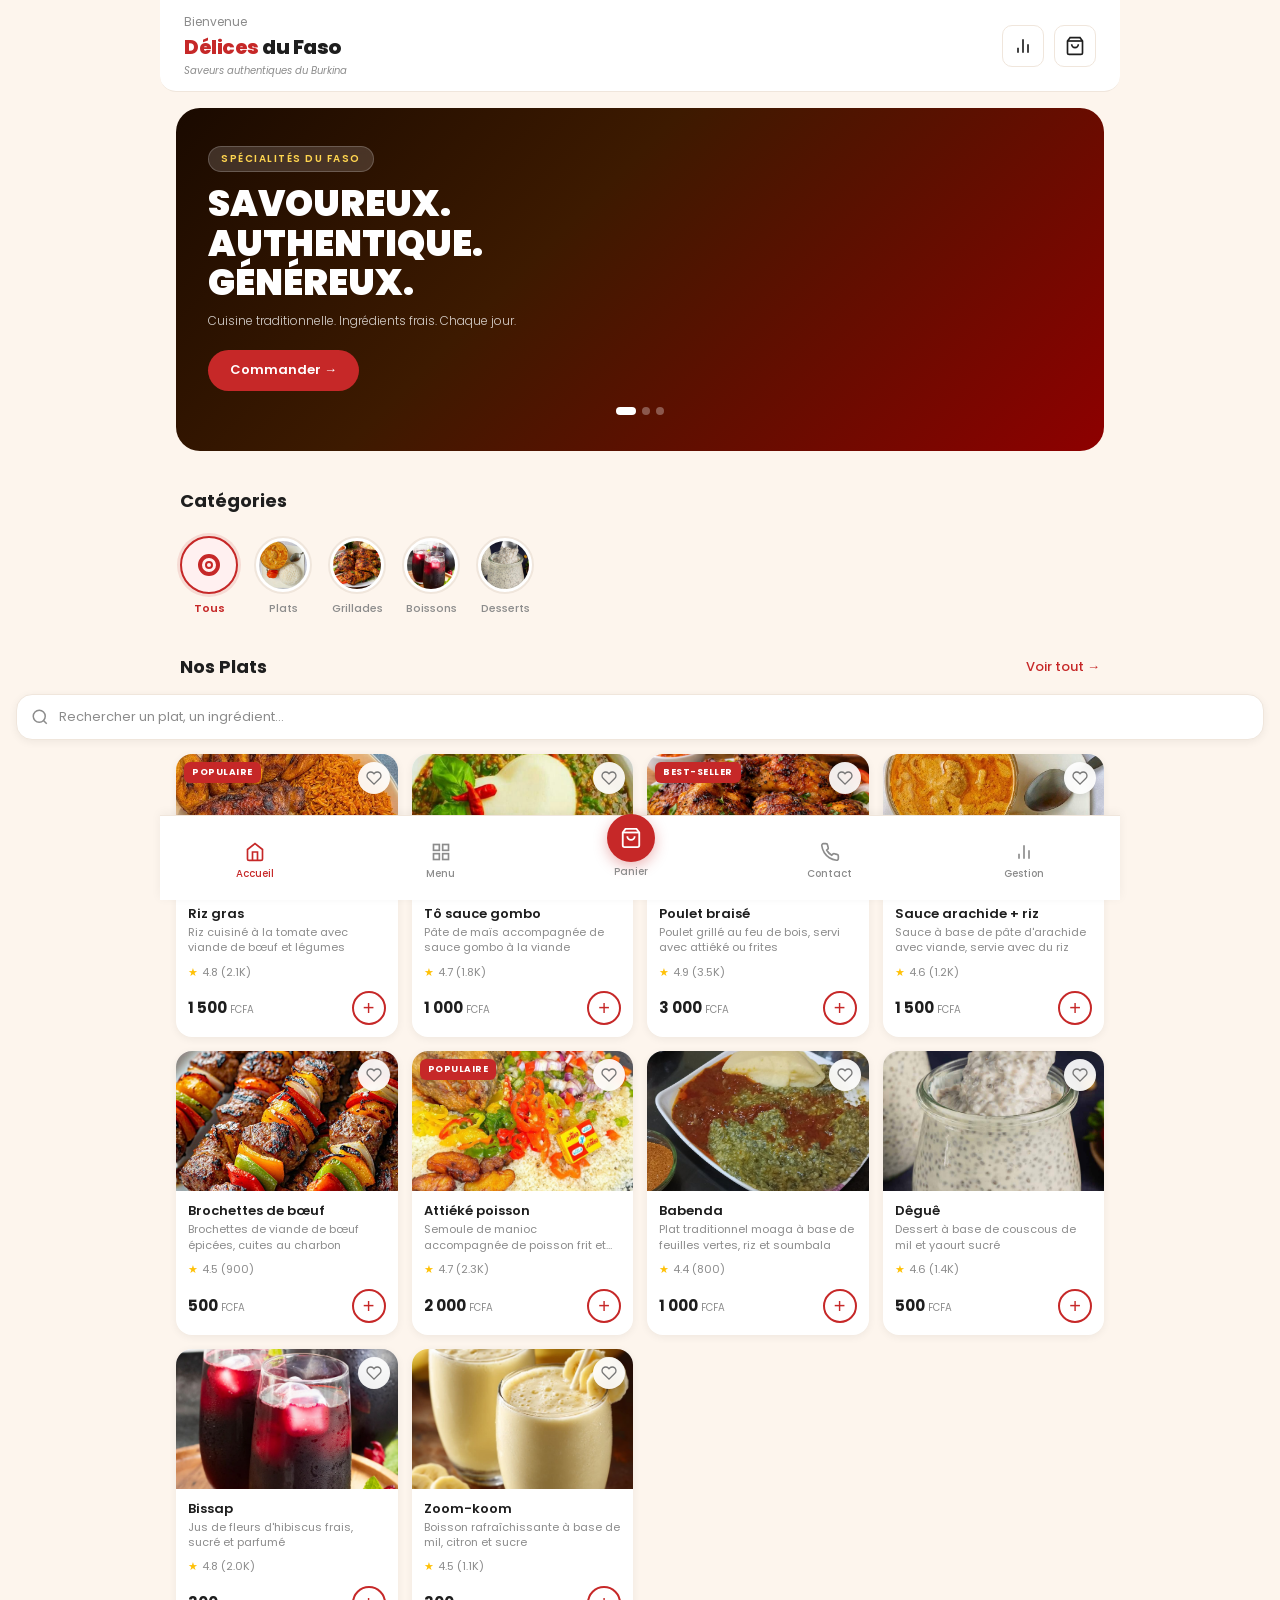
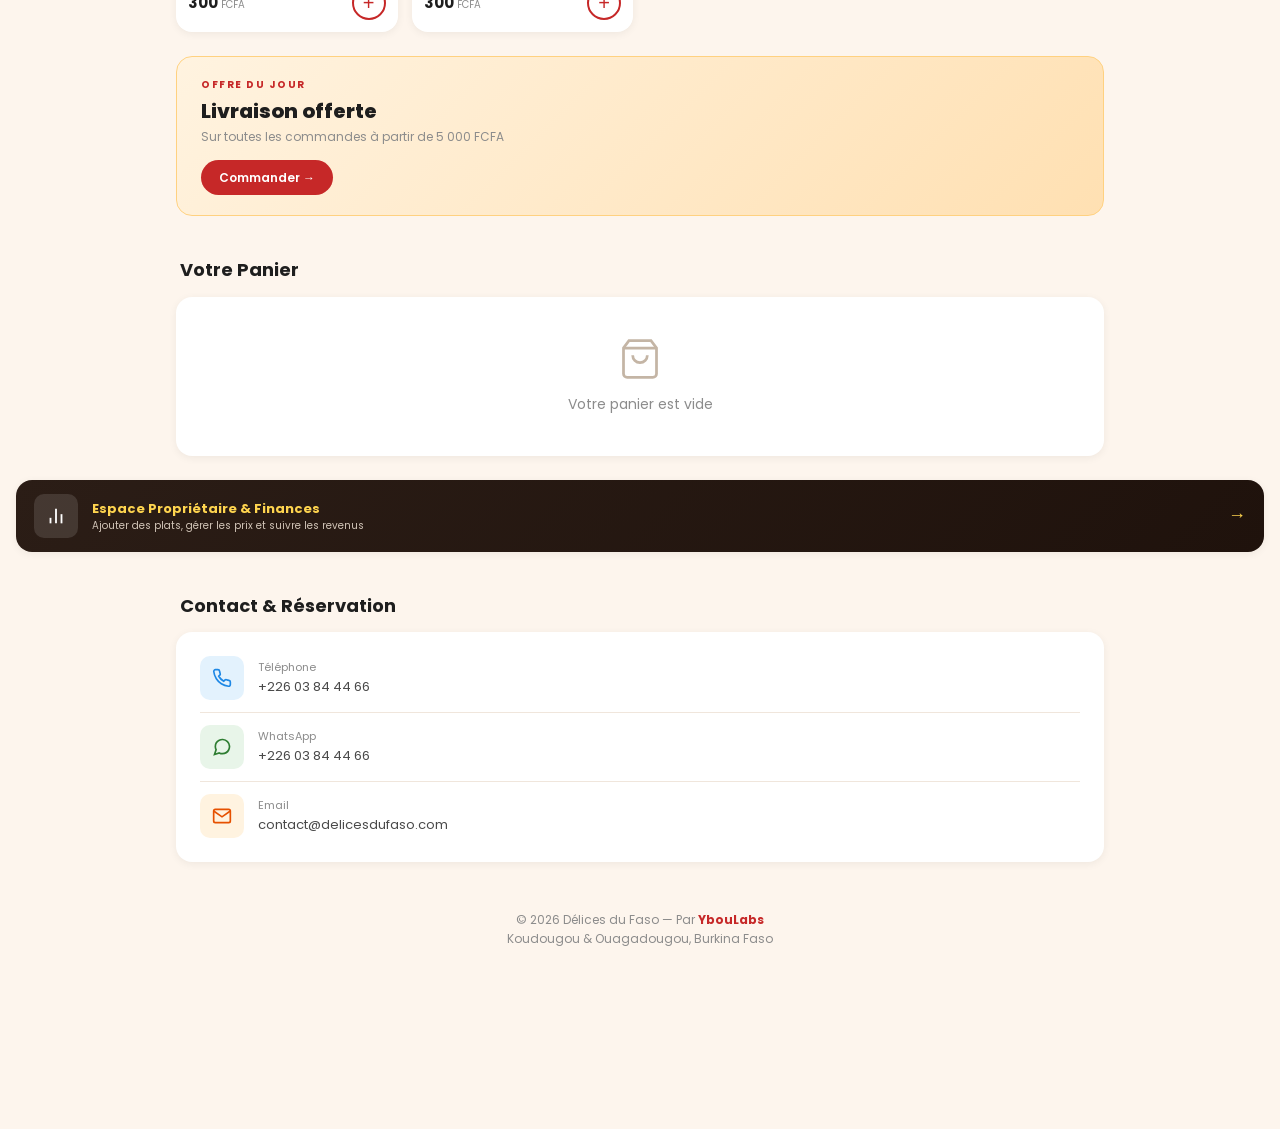
<file: index.html>
<!DOCTYPE html>
<html lang="fr">
<head>
  <meta charset="UTF-8">
  <meta name="viewport" content="width=device-width, initial-scale=1.0">
  <title>Délices du Faso — Cuisine africaine & spécialités du Burkina Faso</title>
  <link rel="stylesheet" href="style.css">
</head>
<body>

  <!-- ===== Toast notification ===== -->
  <div class="toast" id="toast"></div>

  <!-- ===== TOP BAR ===== -->
  <header class="top-bar">
    <div class="top-bar-left">
      <span class="top-bar-greeting">Bienvenue</span>
      <span class="top-bar-brand">Délices <span>du Faso</span></span>
      <span class="top-bar-tagline">Saveurs authentiques du Burkina</span>
    </div>
    <div class="top-bar-icons">
      <a href="admin.html" class="icon-btn" title="Gestion & Finances">
        <svg viewBox="0 0 24 24"><line x1="18" y1="20" x2="18" y2="10"/><line x1="12" y1="20" x2="12" y2="4"/><line x1="6" y1="20" x2="6" y2="14"/></svg>
      </a>
      <a href="#panier" class="icon-btn" title="Panier">
        <svg viewBox="0 0 24 24"><path d="M6 2L3 6v14a2 2 0 0 0 2 2h14a2 2 0 0 0 2-2V6l-3-4z"/><line x1="3" y1="6" x2="21" y2="6"/><path d="M16 10a4 4 0 0 1-8 0"/></svg>
        <span class="icon-badge" id="badge-panier">0</span>
      </a>
    </div>
  </header>

  <!-- ===== HERO BANNER ===== -->
  <section class="hero-banner" id="accueil">
    <span class="hero-label">Spécialités du Faso</span>
    <h1 class="hero-title">Savoureux.<br>Authentique.<br>Généreux.</h1>
    <p class="hero-subtitle">Cuisine traditionnelle. Ingrédients frais. Chaque jour.</p>
    <a href="#menu" class="hero-btn">Commander →</a>
    <div class="hero-dots">
      <span class="hero-dot active"></span>
      <span class="hero-dot"></span>
      <span class="hero-dot"></span>
    </div>
  </section>

  <!-- ===== CATÉGORIES (Vignettes photos style épuré) ===== -->
  <div class="section-header">
    <h2 class="section-title">Catégories</h2>
  </div>
  <div class="categories">
    <div class="category-item active" onclick="filtrerCategorie('tous', this)">
      <div class="category-icon">
        <svg viewBox="0 0 24 24"><path d="M12 2a10 10 0 1 0 10 10A10 10 0 0 0 12 2zm0 18a8 8 0 1 1 8-8 8 8 0 0 1-8 8z"/><circle cx="12" cy="12" r="3"/></svg>
      </div>
      <span class="category-label">Tous</span>
    </div>
    <div class="category-item" onclick="filtrerCategorie('plats', this)">
      <div class="category-icon">
        <img src="images/95d20f94a896c224f048e817624ecdc6.jpg" alt="Plats">
      </div>
      <span class="category-label">Plats</span>
    </div>
    <div class="category-item" onclick="filtrerCategorie('grillades', this)">
      <div class="category-icon">
        <img src="images/poulet.jpg" alt="Grillades">
      </div>
      <span class="category-label">Grillades</span>
    </div>
    <div class="category-item" onclick="filtrerCategorie('boissons', this)">
      <div class="category-icon">
        <img src="images/bissap.jpg" alt="Boissons">
      </div>
      <span class="category-label">Boissons</span>
    </div>
    <div class="category-item" onclick="filtrerCategorie('desserts', this)">
      <div class="category-icon">
        <img src="images/degue.jpg" alt="Desserts">
      </div>
      <span class="category-label">Desserts</span>
    </div>
  </div>

  <!-- ===== MENU CATALOGUE DYNAMIQUE ===== -->
  <div class="section-header" id="menu">
    <h2 class="section-title">Nos Plats</h2>
    <span class="section-link" onclick="filtrerCategorie('tous', document.querySelector('.category-item'))" style="cursor: pointer;">Voir tout →</span>
  </div>

  <!-- Barre de recherche -->
  <div class="search-bar-container">
    <div class="search-input-wrapper">
      <svg class="search-icon" viewBox="0 0 24 24"><circle cx="11" cy="11" r="8"/><line x1="21" y1="21" x2="16.65" y2="16.65"/></svg>
      <input type="text" id="menu-search" placeholder="Rechercher un plat, un ingrédient..." aria-label="Rechercher un plat" oninput="rechercherPlats(this.value)">
      <button type="button" id="search-clear" class="search-clear-btn" onclick="effacerRecherche()" title="Effacer la recherche" style="display: none;">✕</button>
    </div>
  </div>

  <div class="menu-grid" id="menu-grid">
    <div class="loading-catalog" style="grid-column: 1 / -1; text-align: center; padding: 30px; color: #888;">
      Chargement de la carte...
    </div>
  </div>

  <!-- ===== PROMO BANNER ===== -->
  <div class="promo-banner">
    <div class="promo-label">Offre du jour</div>
    <div class="promo-title">Livraison offerte</div>
    <div class="promo-subtitle">Sur toutes les commandes à partir de 5 000 FCFA</div>
    <a href="#menu" class="promo-btn">Commander →</a>
  </div>

  <!-- ===== PANIER ===== -->
  <div class="section-header" id="panier">
    <h2 class="section-title">Votre Panier</h2>
  </div>

  <div class="panier-section">
    <div class="panier-card">

      <!-- État vide -->
      <div id="panier-vide" class="panier-empty">
        <div class="panier-empty-icon">
          <svg viewBox="0 0 24 24"><path d="M6 2L3 6v14a2 2 0 0 0 2 2h14a2 2 0 0 0 2-2V6l-3-4z"/><line x1="3" y1="6" x2="21" y2="6"/><path d="M16 10a4 4 0 0 1-8 0"/></svg>
        </div>
        <p>Votre panier est vide</p>
      </div>

      <!-- Liste des articles -->
      <div id="corps-panier"></div>

      <!-- Footer panier & Formulaire client -->
      <div id="cart-footer" class="cart-footer hidden">

        <div class="client-order-form">
          <div class="client-form-title">Coordonnées pour la livraison</div>
          <input type="text" id="client-nom" class="client-input" placeholder="Nom et prénom" required>
          <div class="client-inputs-row">
            <input type="tel" id="client-tel" class="client-input" placeholder="Téléphone">
            <input type="text" id="client-adresse" class="client-input" placeholder="Quartier / Adresse">
          </div>
        </div>

        <div class="cart-total-row">
          <span class="cart-total-label">Total de la commande</span>
          <span class="cart-total-value" id="total-panier">0 <small>FCFA</small></span>
        </div>

        <div class="cart-actions">
          <button class="btn-clear" onclick="viderPanier()">Vider le panier</button>
          <button class="btn-whatsapp" onclick="commanderWhatsApp()">Commander via WhatsApp</button>
        </div>
      </div>

    </div>
  </div>

  <!-- ===== BANNIÈRE ESPACE PROPRIÉTAIRE ===== -->
  <div class="admin-link-container">
    <a href="admin.html" class="admin-link">
      <div class="admin-icon">
        <svg viewBox="0 0 24 24" width="22" height="22" stroke="currentColor" fill="none" stroke-width="2"><line x1="18" y1="20" x2="18" y2="10"/><line x1="12" y1="20" x2="12" y2="4"/><line x1="6" y1="20" x2="6" y2="14"/></svg>
      </div>
      <div class="admin-link-text">
        <strong>Espace Propriétaire &amp; Finances</strong>
        <small>Ajouter des plats, gérer les prix et suivre les revenus</small>
      </div>
      <span class="admin-arrow">→</span>
    </a>
  </div>

  <!-- ===== CONTACT ===== -->
  <div class="section-header" id="contact">
    <h2 class="section-title">Contact &amp; Réservation</h2>
  </div>

  <div class="contact-section">
    <div class="contact-card">
      <a href="tel:+22603844466" class="contact-item">
        <div class="contact-icon phone">
          <svg viewBox="0 0 24 24"><path d="M22 16.92v3a2 2 0 0 1-2.18 2 19.79 19.79 0 0 1-8.63-3.07 19.5 19.5 0 0 1-6-6 19.79 19.79 0 0 1-3.07-8.67A2 2 0 0 1 4.11 2h3a2 2 0 0 1 2 1.72 12.84 12.84 0 0 0 .7 2.81 2 2 0 0 1-.45 2.11L8.09 9.91a16 16 0 0 0 6 6l1.27-1.27a2 2 0 0 1 2.11-.45 12.84 12.84 0 0 0 2.81.7A2 2 0 0 1 22 16.92z"/></svg>
        </div>
        <div>
          <div class="contact-label">Téléphone</div>
          <div class="contact-text">+226 03 84 44 66</div>
        </div>
      </a>
      <a href="https://wa.me/22603844466" target="_blank" class="contact-item">
        <div class="contact-icon whatsapp">
          <svg viewBox="0 0 24 24"><path d="M21 11.5a8.38 8.38 0 0 1-.9 3.8 8.5 8.5 0 0 1-7.6 4.7 8.38 8.38 0 0 1-3.8-.9L3 21l1.9-5.7a8.38 8.38 0 0 1-.9-3.8 8.5 8.5 0 0 1 4.7-7.6 8.38 8.38 0 0 1 3.8-.9h.5a8.48 8.48 0 0 1 8 8v.5z"/></svg>
        </div>
        <div>
          <div class="contact-label">WhatsApp</div>
          <div class="contact-text">+226 03 84 44 66</div>
        </div>
      </a>
      <a href="mailto:contact@delicesdufaso.com" class="contact-item">
        <div class="contact-icon email">
          <svg viewBox="0 0 24 24"><path d="M4 4h16c1.1 0 2 .9 2 2v12c0 1.1-.9 2-2 2H4c-1.1 0-2-.9-2-2V6c0-1.1.9-2 2-2z"/><polyline points="22,6 12,13 2,6"/></svg>
        </div>
        <div>
          <div class="contact-label">Email</div>
          <div class="contact-text">contact@delicesdufaso.com</div>
        </div>
      </a>
    </div>
  </div>

  <!-- ===== FOOTER ===== -->
  <footer class="site-footer">
    <p>&copy; 2026 Délices du Faso — Par <strong>YbouLabs</strong></p>
    <p>Koudougou &amp; Ouagadougou, Burkina Faso</p>
  </footer>

  <!-- ===== BOTTOM NAVIGATION (Style application KFC) ===== -->
  <nav class="bottom-nav">
    <a href="#accueil" class="nav-item active">
      <span class="nav-icon">
        <svg viewBox="0 0 24 24"><path d="M3 9l9-7 9 7v11a2 2 0 0 1-2 2H5a2 2 0 0 1-2-2z"/><polyline points="9 22 9 12 15 12 15 22"/></svg>
      </span>
      Accueil
    </a>
    <a href="#menu" class="nav-item">
      <span class="nav-icon">
        <svg viewBox="0 0 24 24"><rect x="3" y="3" width="7" height="7"/><rect x="14" y="3" width="7" height="7"/><rect x="14" y="14" width="7" height="7"/><rect x="3" y="14" width="7" height="7"/></svg>
      </span>
      Menu
    </a>
    <a href="#panier" class="nav-item nav-item-center">
      <span class="nav-icon">
        <svg viewBox="0 0 24 24"><path d="M6 2L3 6v14a2 2 0 0 0 2 2h14a2 2 0 0 0 2-2V6l-3-4z"/><line x1="3" y1="6" x2="21" y2="6"/><path d="M16 10a4 4 0 0 1-8 0"/></svg>
      </span>
      Panier
    </a>
    <a href="#contact" class="nav-item">
      <span class="nav-icon">
        <svg viewBox="0 0 24 24"><path d="M22 16.92v3a2 2 0 0 1-2.18 2 19.79 19.79 0 0 1-8.63-3.07 19.5 19.5 0 0 1-6-6 19.79 19.79 0 0 1-3.07-8.67A2 2 0 0 1 4.11 2h3a2 2 0 0 1 2 1.72 12.84 12.84 0 0 0 .7 2.81 2 2 0 0 1-.45 2.11L8.09 9.91a16 16 0 0 0 6 6l1.27-1.27a2 2 0 0 1 2.11-.45 12.84 12.84 0 0 0 2.81.7A2 2 0 0 1 22 16.92z"/></svg>
      </span>
      Contact
    </a>
    <a href="admin.html" class="nav-item">
      <span class="nav-icon">
        <svg viewBox="0 0 24 24"><line x1="18" y1="20" x2="18" y2="10"/><line x1="12" y1="20" x2="12" y2="4"/><line x1="6" y1="20" x2="6" y2="14"/></svg>
      </span>
      Gestion
    </a>
  </nav>

  <!-- JavaScript -->
  <script src="app.js"></script>
</body>
</html>
</file>
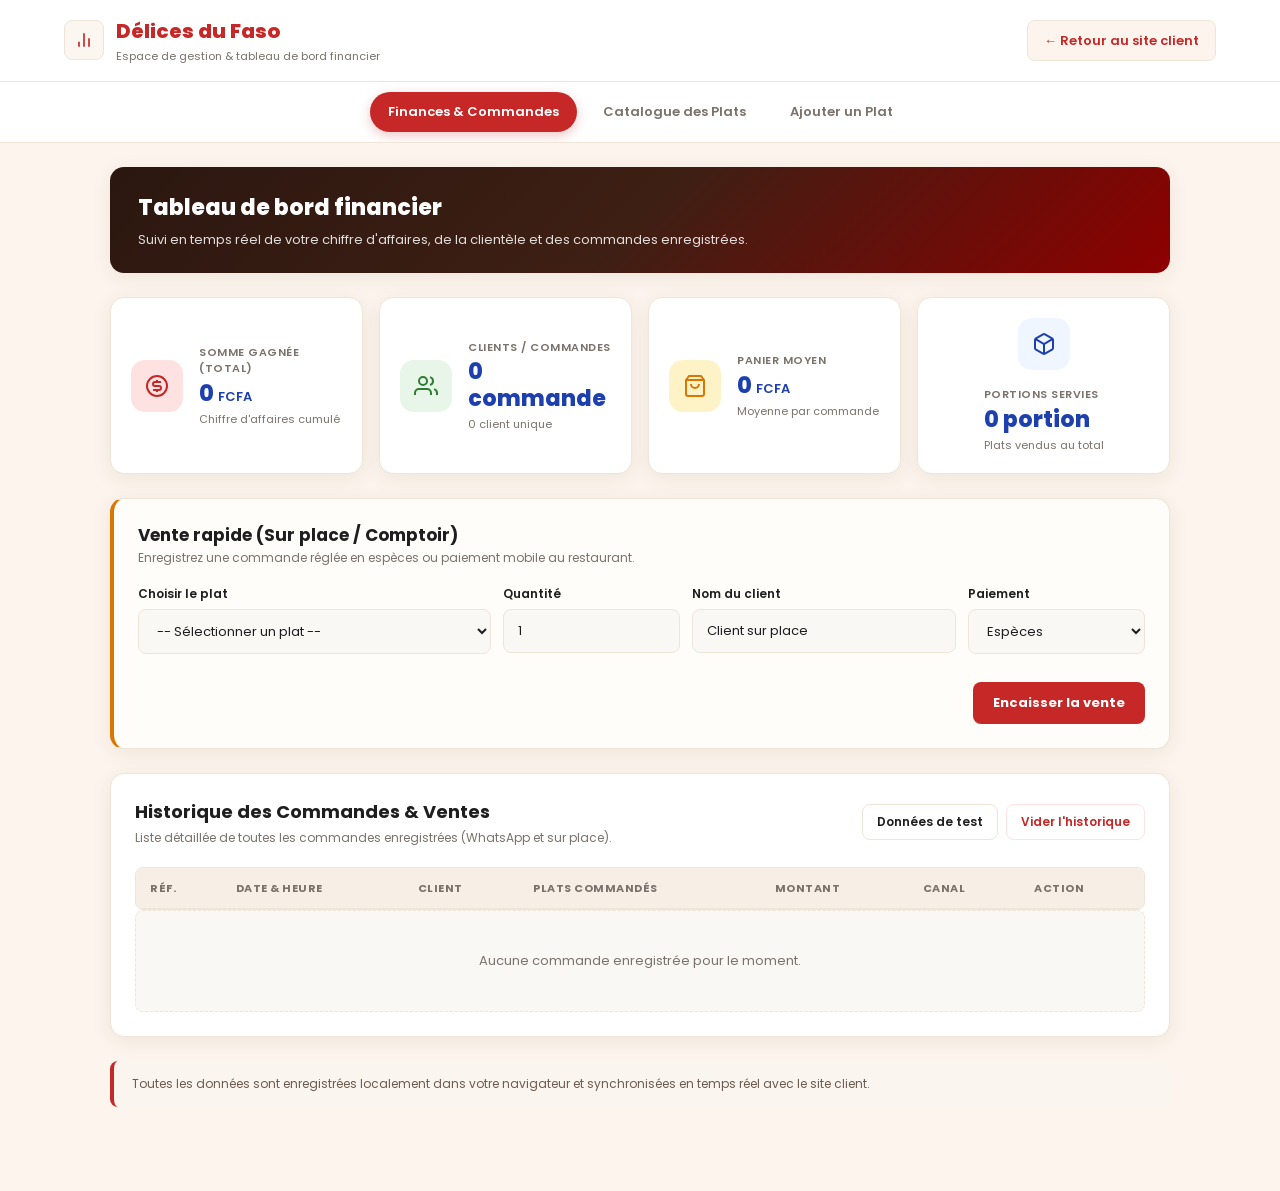
<file: admin.html>
<!DOCTYPE html>
<html lang="fr">
<head>
  <meta charset="UTF-8">
  <meta name="viewport" content="width=device-width, initial-scale=1.0">
  <title>Espace Propriétaire & Finances | Délices du Faso</title>
  <link rel="stylesheet" href="admin.css">
  <script src="admin.js" defer></script>
</head>
<body>

  <!-- ===== HEADER ===== -->
  <header class="header">
    <div class="header-brand">
      <div class="header-logo-badge">
        <svg viewBox="0 0 24 24" width="20" height="20" stroke="currentColor" fill="none" stroke-width="2"><line x1="18" y1="20" x2="18" y2="10"/><line x1="12" y1="20" x2="12" y2="4"/><line x1="6" y1="20" x2="6" y2="14"/></svg>
      </div>
      <div>
        <h1>Délices du Faso</h1>
        <p>Espace de gestion &amp; tableau de bord financier</p>
      </div>
    </div>
    <div class="header-actions">
      <a href="index.html" class="back-link">← Retour au site client</a>
    </div>
  </header>

  <!-- ===== NAVIGATION ONGLETS ===== -->
  <nav class="admin-tabs-nav">
    <button class="tab-btn active" data-tab="finances">
      Finances &amp; Commandes
    </button>
    <button class="tab-btn" data-tab="catalogue">
      Catalogue des Plats
    </button>
    <button class="tab-btn" data-tab="nouveau-plat">
      Ajouter un Plat
    </button>
  </nav>

  <main class="container">

    <!-- =========================================================
         ONGLET 1 : FINANCES & CLIENTS
         ========================================================= -->
    <section id="tab-finances" class="tab-content active">

      <!-- Message d'accueil / bannière -->
      <div class="welcome">
        <h2>Tableau de bord financier</h2>
        <p>Suivi en temps réel de votre chiffre d'affaires, de la clientèle et des commandes enregistrées.</p>
      </div>

      <!-- KPI CARDS (Indicateurs clés avec icônes SVG sobres) -->
      <div class="kpi-grid">
        <div class="kpi-card kpi-primary">
          <div class="kpi-icon">
            <svg viewBox="0 0 24 24" width="24" height="24" stroke="currentColor" fill="none" stroke-width="2"><circle cx="12" cy="12" r="10"/><path d="M16 8h-6a2 2 0 1 0 0 4h4a2 2 0 1 1 0 4H8"/><line x1="12" y1="6" x2="12" y2="8"/><line x1="12" y1="16" x2="12" y2="18"/></svg>
          </div>
          <div class="kpi-info">
            <span class="kpi-label">Somme Gagnée (Total)</span>
            <div class="kpi-value" id="kpi-ca">0 <small>FCFA</small></div>
            <span class="kpi-subtitle">Chiffre d'affaires cumulé</span>
          </div>
        </div>

        <div class="kpi-card kpi-success">
          <div class="kpi-icon">
            <svg viewBox="0 0 24 24" width="24" height="24" stroke="currentColor" fill="none" stroke-width="2"><path d="M17 21v-2a4 4 0 0 0-4-4H5a4 4 0 0 0-4 4v2"/><circle cx="9" cy="7" r="4"/><path d="M23 21v-2a4 4 0 0 0-3-3.87"/><path d="M16 3.13a4 4 0 0 1 0 7.75"/></svg>
          </div>
          <div class="kpi-info">
            <span class="kpi-label">Clients / Commandes</span>
            <div class="kpi-value" id="kpi-clients">0</div>
            <span class="kpi-subtitle" id="kpi-clients-details">0 client unique</span>
          </div>
        </div>

        <div class="kpi-card kpi-warning">
          <div class="kpi-icon">
            <svg viewBox="0 0 24 24" width="24" height="24" stroke="currentColor" fill="none" stroke-width="2"><path d="M6 2L3 6v14a2 2 0 0 0 2 2h14a2 2 0 0 0 2-2V6l-3-4z"/><line x1="3" y1="6" x2="21" y2="6"/><path d="M16 10a4 4 0 0 1-8 0"/></svg>
          </div>
          <div class="kpi-info">
            <span class="kpi-label">Panier Moyen</span>
            <div class="kpi-value" id="kpi-panier-moyen">0 <small>FCFA</small></div>
            <span class="kpi-subtitle">Moyenne par commande</span>
          </div>
        </div>

        <div class="kpi-card kpi-info">
          <div class="kpi-icon">
            <svg viewBox="0 0 24 24" width="24" height="24" stroke="currentColor" fill="none" stroke-width="2"><path d="M21 16V8a2 2 0 0 0-1-1.73l-7-4a2 2 0 0 0-2 0l-7 4A2 2 0 0 0 3 8v8a2 2 0 0 0 1 1.73l7 4a2 2 0 0 0 2 0l7-4A2 2 0 0 0 21 16z"/><polyline points="3.27 6.96 12 12.01 20.73 6.96"/><line x1="12" y1="22.08" x2="12" y2="12"/></svg>
          </div>
          <div class="kpi-info">
            <span class="kpi-label">Portions Servies</span>
            <div class="kpi-value" id="kpi-plats-vendus">0</div>
            <span class="kpi-subtitle">Plats vendus au total</span>
          </div>
        </div>
      </div>

      <!-- ENREGISTREMENT VENTE DIRECTE (COMPTOIR / SUR PLACE) -->
      <div class="panel quick-sale-panel">
        <div class="panel-header">
          <h3>Vente rapide (Sur place / Comptoir)</h3>
          <p>Enregistrez une commande réglée en espèces ou paiement mobile au restaurant.</p>
        </div>

        <form id="quick-sale-form" class="quick-sale-form">
          <div class="quick-sale-grid">
            <div class="form-group">
              <label for="sale-dish">Choisir le plat</label>
              <select id="sale-dish" required>
                <option value="">-- Sélectionner un plat --</option>
              </select>
            </div>

            <div class="form-group">
              <label for="sale-qty">Quantité</label>
              <input type="number" id="sale-qty" min="1" value="1" required>
            </div>

            <div class="form-group">
              <label for="sale-client">Nom du client</label>
              <input type="text" id="sale-client" placeholder="Ex: M. Ouedraogo" value="Client sur place">
            </div>

            <div class="form-group">
              <label for="sale-payment">Paiement</label>
              <select id="sale-payment">
                <option value="Espèces">Espèces</option>
                <option value="Orange Money">Orange Money</option>
                <option value="Moov Money">Moov Money</option>
              </select>
            </div>
          </div>

          <div class="quick-sale-actions">
            <button type="submit" class="btn-primary">
              Encaisser la vente
            </button>
          </div>
        </form>
      </div>

      <!-- HISTORIQUE DES COMMANDES & CLIENTS -->
      <div class="panel">
        <div class="panel-header-with-actions">
          <div>
            <h3>Historique des Commandes &amp; Ventes</h3>
            <p>Liste détaillée de toutes les commandes enregistrées (WhatsApp et sur place).</p>
          </div>
          <div class="finance-actions-tools">
            <button type="button" id="btn-seed-orders" class="btn-outline" title="Générer des exemples">
              Données de test
            </button>
            <button type="button" id="btn-reset-finances" class="btn-danger-outline" title="Réinitialiser l'historique">
              Vider l'historique
            </button>
          </div>
        </div>

        <div class="table-responsive">
          <table class="orders-table">
            <thead>
              <tr>
                <th>Réf.</th>
                <th>Date &amp; Heure</th>
                <th>Client</th>
                <th>Plats commandés</th>
                <th>Montant</th>
                <th>Canal</th>
                <th>Action</th>
              </tr>
            </thead>
            <tbody id="orders-tbody">
              <!-- Rempli par JavaScript -->
            </tbody>
          </table>
        </div>

        <p id="empty-orders-msg" class="empty-message" hidden>
          Aucune commande enregistrée pour le moment.
        </p>
      </div>

    </section>

    <!-- =========================================================
         ONGLET 2 : CATALOGUE DES PLATS
         ========================================================= -->
    <section id="tab-catalogue" class="tab-content">
      <div class="panel">
        <div class="panel-header-with-actions">
          <div>
            <h2>Carte des Plats</h2>
            <p>Gérez les prix, la disponibilité et les informations de vos plats.</p>
          </div>
          <div class="catalogue-actions-tools">
            <button type="button" id="btn-add-shortcut" class="btn-primary">
              Nouveau Plat
            </button>
            <button type="button" id="btn-reset-catalog" class="btn-outline" title="Restaurer les plats de base">
              Restaurer la carte
            </button>
          </div>
        </div>

        <div class="menu-heading">
          <span id="product-count">0 plat</span>
          <div class="filter-category-pills" id="admin-category-filters">
            <button type="button" class="pill active" data-filter="tous">Tous</button>
            <button type="button" class="pill" data-filter="plats">Plats</button>
            <button type="button" class="pill" data-filter="grillades">Grillades</button>
            <button type="button" class="pill" data-filter="boissons">Boissons</button>
            <button type="button" class="pill" data-filter="desserts">Desserts</button>
          </div>
        </div>

        <div id="product-list" class="product-list"></div>

        <p id="empty-message" class="empty-message" hidden>
          Aucun plat dans le catalogue. Cliquez sur « Nouveau Plat » pour en ajouter un.
        </p>
      </div>
    </section>

    <!-- =========================================================
         ONGLET 3 : FORMULAIRE AJOUT / MODIFICATION DE PLAT
         ========================================================= -->
    <section id="tab-nouveau-plat" class="tab-content">
      <div class="panel form-panel">
        <h2 id="form-title">Ajouter un plat au menu</h2>
        <p class="form-desc">Ce plat sera immédiatement visible sur le site et pourra être commandé par vos clients.</p>

        <form id="product-form">
          <input type="hidden" id="product-id">

          <div class="form-grid">
            <div class="form-group">
              <label for="name">Nom du plat *</label>
              <input id="name" type="text" placeholder="Ex. Alloco saucisses, Capitaine braisé..." required>
            </div>

            <div class="form-group">
              <label for="price">Prix en FCFA *</label>
              <input id="price" type="number" min="1" step="50" placeholder="Ex. 2000" required>
            </div>

            <div class="form-group">
              <label for="category">Catégorie *</label>
              <select id="category" required>
                <option value="plats">Plats traditionnels &amp; Riz</option>
                <option value="grillades">Grillades &amp; Viandes</option>
                <option value="boissons">Boissons locales &amp; Jus</option>
                <option value="desserts">Desserts &amp; Douceurs</option>
              </select>
            </div>

            <div class="form-group">
              <label for="badge">Badge (facultatif)</label>
              <select id="badge">
                <option value="">Aucun badge</option>
                <option value="Populaire">Populaire</option>
                <option value="Best-seller">Best-seller</option>
                <option value="Nouveau">Nouveau</option>
                <option value="Spécialité">Spécialité</option>
              </select>
            </div>
          </div>

          <div class="form-group">
            <label for="description">Description des ingrédients</label>
            <input id="description" type="text" placeholder="Ex. Servi avec attiéké frais, alloco chaud et piment fait maison.">
          </div>

          <div class="form-group">
            <label for="image">Photo du plat</label>
            <input id="image" type="text" placeholder="images/poulet.jpg ou URL https://...">
            <div class="image-preset-helper">
              <small>Photos locales disponibles :</small>
              <div class="preset-badges">
                <button type="button" class="preset-btn" data-img="images/riz gras.jpg">Riz gras</button>
                <button type="button" class="preset-btn" data-img="images/to sauce gombo.jpg">Tô sauce gombo</button>
                <button type="button" class="preset-btn" data-img="images/poulet.jpg">Poulet braisé</button>
                <button type="button" class="preset-btn" data-img="images/brochette de boeuf.jpg">Brochettes</button>
                <button type="button" class="preset-btn" data-img="images/atieke avec poisson.jpg">Attiéké poisson</button>
                <button type="button" class="preset-btn" data-img="images/babenda.jpg">Babenda</button>
                <button type="button" class="preset-btn" data-img="images/degue.jpg">Dêguê</button>
                <button type="button" class="preset-btn" data-img="images/bissap.jpg">Bissap</button>
                <button type="button" class="preset-btn" data-img="images/zoom--kom.jpg">Zoom-koom</button>
              </div>
            </div>
          </div>

          <div class="form-group">
            <label class="availability">
              <input id="available" type="checkbox" checked>
              <span><strong>Plat disponible à la commande</strong></span>
            </label>
          </div>

          <div class="form-actions">
            <button type="submit" id="save-button" class="btn-primary">
              Enregistrer le plat
            </button>
            <button type="button" id="cancel-button" class="btn-secondary" hidden>
              Annuler
            </button>
          </div>
        </form>
      </div>
    </section>

    <!-- NOTIFICATION TECHNIQUE -->
    <p class="notice">
      Toutes les données sont enregistrées localement dans votre navigateur et synchronisées en temps réel avec le site client.
    </p>

  </main>

</body>
</html>
</file>
<file: style.css>
/* ===================================================
   Délices du Faso — Styles
   Inspiré d'un design moderne type app de restauration
   =================================================== */

/* ---------- Import Google Fonts ---------- */
@import url('https://fonts.googleapis.com/css2?family=Poppins:wght@300;400;500;600;700;800;900&display=swap');

/* ---------- Variables CSS ---------- */
:root {
  --primary: #C62828;
  --primary-dark: #8E0000;
  --primary-light: #FF5F52;
  --accent: #FF6F00;
  --bg-cream: #FDF5ED;
  --bg-white: #FFFFFF;
  --text-dark: #1E1E1E;
  --text-body: #4A4A4A;
  --text-muted: #8C8C8C;
  --border-light: #F0E6DC;
  --shadow-sm: 0 2px 8px rgba(0,0,0,0.06);
  --shadow-md: 0 4px 16px rgba(0,0,0,0.08);
  --shadow-lg: 0 8px 32px rgba(0,0,0,0.10);
  --radius-sm: 10px;
  --radius-md: 16px;
  --radius-lg: 24px;
  --radius-full: 50%;
  --transition: all 0.3s ease;
  --max-width: 480px;
}

/* ---------- Reset ---------- */
*,
*::before,
*::after {
  margin: 0;
  padding: 0;
  box-sizing: border-box;
}

html {
  scroll-behavior: smooth;
  -webkit-tap-highlight-color: transparent;
}

body {
  font-family: 'Poppins', sans-serif;
  background-color: var(--bg-cream);
  color: var(--text-body);
  line-height: 1.6;
  max-width: var(--max-width);
  margin: 0 auto;
  padding-bottom: 80px;
  min-height: 100vh;
  position: relative;
}

a {
  color: var(--primary);
  text-decoration: none;
}

img {
  max-width: 100%;
  height: auto;
}

/* ---------- Top Bar ---------- */
.top-bar {
  display: flex;
  align-items: center;
  justify-content: space-between;
  padding: 12px 20px;
  background: var(--bg-white);
  position: sticky;
  top: 0;
  z-index: 100;
  border-bottom: 1px solid var(--border-light);
}

.top-bar-left {
  display: flex;
  flex-direction: column;
}

.top-bar-greeting {
  font-size: 12px;
  color: var(--text-muted);
}

.top-bar-brand {
  font-size: 20px;
  font-weight: 800;
  color: var(--primary);
  letter-spacing: -0.5px;
}

.top-bar-brand span {
  color: var(--text-dark);
}

.top-bar-tagline {
  font-size: 10px;
  color: var(--text-muted);
  font-style: italic;
}

.top-bar-icons {
  display: flex;
  gap: 10px;
}

.icon-btn {
  position: relative;
  width: 42px;
  height: 42px;
  border-radius: var(--radius-sm);
  border: 1px solid var(--border-light);
  background: var(--bg-white);
  display: flex;
  align-items: center;
  justify-content: center;
  cursor: pointer;
  transition: var(--transition);
  color: var(--text-dark);
}

.icon-btn svg {
  width: 20px;
  height: 20px;
  stroke: currentColor;
  fill: none;
  stroke-width: 2;
}

.icon-btn:hover {
  background: var(--bg-cream);
  color: var(--primary);
}

.icon-badge {
  position: absolute;
  top: -4px;
  right: -4px;
  background: var(--primary);
  color: white;
  font-size: 10px;
  font-weight: 700;
  width: 18px;
  height: 18px;
  border-radius: var(--radius-full);
  display: flex;
  align-items: center;
  justify-content: center;
}

/* ---------- Hero Banner ---------- */
.hero-banner {
  margin: 16px;
  border-radius: var(--radius-lg);
  background: linear-gradient(135deg, #1a0a00 0%, #3d1a00 40%, var(--primary-dark) 100%);
  color: white;
  padding: 28px 24px;
  position: relative;
  overflow: hidden;
  min-height: 180px;
}

.hero-label {
  display: inline-block;
  background: rgba(255,255,255,0.15);
  backdrop-filter: blur(4px);
  border: 1px solid rgba(255,255,255,0.2);
  padding: 4px 12px;
  border-radius: 20px;
  font-size: 10px;
  font-weight: 600;
  letter-spacing: 1.5px;
  text-transform: uppercase;
  margin-bottom: 12px;
  color: #FFD54F;
}

.hero-title {
  font-size: 28px;
  font-weight: 900;
  line-height: 1.1;
  margin-bottom: 8px;
  text-transform: uppercase;
}

.hero-subtitle {
  font-size: 12px;
  opacity: 0.8;
  margin-bottom: 20px;
  font-weight: 300;
}

.hero-btn {
  display: inline-flex;
  align-items: center;
  gap: 8px;
  background: var(--primary);
  color: white;
  padding: 10px 22px;
  border-radius: 30px;
  font-size: 13px;
  font-weight: 600;
  border: none;
  cursor: pointer;
  transition: var(--transition);
  text-decoration: none;
}

.hero-btn:hover {
  background: var(--primary-light);
  transform: scale(1.03);
}

.hero-dots {
  display: flex;
  justify-content: center;
  gap: 6px;
  margin-top: 16px;
}

.hero-dot {
  width: 8px;
  height: 8px;
  border-radius: var(--radius-full);
  background: rgba(255,255,255,0.3);
}

.hero-dot.active {
  background: white;
  width: 20px;
  border-radius: 4px;
}

/* ---------- Section Headings ---------- */
.section-header {
  display: flex;
  align-items: center;
  justify-content: space-between;
  padding: 20px 20px 12px;
}

.section-title {
  font-size: 18px;
  font-weight: 700;
  color: var(--text-dark);
}

.section-link {
  font-size: 13px;
  color: var(--primary);
  font-weight: 500;
  display: flex;
  align-items: center;
  gap: 4px;
}

/* ---------- Search Bar ---------- */
.search-bar-container {
  padding: 0 16px 14px;
}

.search-input-wrapper {
  position: relative;
  display: flex;
  align-items: center;
  background: var(--bg-white);
  border: 1px solid var(--border-light);
  border-radius: var(--radius-md);
  padding: 0 14px;
  box-shadow: var(--shadow-sm);
  transition: var(--transition);
}

.search-input-wrapper:focus-within {
  border-color: var(--primary);
  box-shadow: 0 0 0 3px rgba(198, 40, 40, 0.1);
}

.search-icon {
  width: 18px;
  height: 18px;
  stroke: var(--text-muted);
  fill: none;
  stroke-width: 2;
  flex-shrink: 0;
  margin-right: 10px;
}

#menu-search {
  width: 100%;
  padding: 12px 0;
  border: none;
  background: transparent;
  font-family: 'Poppins', sans-serif;
  font-size: 13px;
  color: var(--text-dark);
  outline: none;
}

#menu-search::placeholder {
  color: var(--text-muted);
}

.search-clear-btn {
  background: none;
  border: none;
  color: var(--text-muted);
  font-size: 16px;
  cursor: pointer;
  padding: 4px;
  margin-left: 6px;
  line-height: 1;
  transition: var(--transition);
}

.search-clear-btn:hover {
  color: var(--primary);
}

/* ---------- Category Scroll ---------- */
.categories {
  display: flex;
  gap: 16px;
  padding: 8px 20px 16px;
  overflow-x: auto;
  scrollbar-width: none;
}

.categories::-webkit-scrollbar {
  display: none;
}

.category-item {
  display: flex;
  flex-direction: column;
  align-items: center;
  gap: 6px;
  cursor: pointer;
  flex-shrink: 0;
  transition: var(--transition);
}

.category-icon {
  width: 58px;
  height: 58px;
  border-radius: var(--radius-full);
  background: var(--bg-white);
  border: 2px solid var(--border-light);
  display: flex;
  align-items: center;
  justify-content: center;
  transition: var(--transition);
  overflow: hidden;
  padding: 3px;
}

.category-icon img {
  width: 100%;
  height: 100%;
  border-radius: var(--radius-full);
  object-fit: cover;
}

.category-icon svg {
  width: 24px;
  height: 24px;
  stroke: var(--text-dark);
  fill: none;
  stroke-width: 2;
}

.category-item.active .category-icon,
.category-item:hover .category-icon {
  border-color: var(--primary);
  background: #FFF0F0;
  box-shadow: 0 0 0 3px rgba(198,40,40,0.12);
}

.category-item.active .category-icon svg {
  stroke: var(--primary);
}

.category-label {
  font-size: 11px;
  font-weight: 500;
  color: var(--text-muted);
}

.category-item.active .category-label {
  color: var(--primary);
  font-weight: 600;
}

/* ---------- Menu Grid ---------- */
.menu-grid {
  display: grid;
  grid-template-columns: repeat(2, 1fr);
  gap: 14px;
  padding: 0 16px 20px;
}

/* ---------- Product Card ---------- */
.product-card {
  background: var(--bg-white);
  border-radius: var(--radius-md);
  overflow: hidden;
  box-shadow: var(--shadow-sm);
  transition: var(--transition);
  position: relative;
}

.product-card:hover {
  box-shadow: var(--shadow-md);
  transform: translateY(-2px);
}

.product-img {
  width: 100%;
  height: 140px;
  background: linear-gradient(135deg, #FDEBD0, #FAD7A0);
  position: relative;
  overflow: hidden;
}

.product-img img {
  width: 100%;
  height: 100%;
  object-fit: cover;
  display: block;
  transition: transform 0.4s ease;
}

.product-card:hover .product-img img {
  transform: scale(1.05);
}

.product-badge {
  position: absolute;
  top: 8px;
  left: 8px;
  padding: 3px 8px;
  border-radius: 6px;
  font-size: 9px;
  font-weight: 700;
  text-transform: uppercase;
  letter-spacing: 0.5px;
}

.badge-populaire {
  background: var(--primary);
  color: white;
}

.badge-nouveau {
  background: #2E7D32;
  color: white;
}

.badge-promo {
  background: var(--accent);
  color: white;
}

.product-fav {
  position: absolute;
  top: 8px;
  right: 8px;
  width: 32px;
  height: 32px;
  border-radius: var(--radius-full);
  background: rgba(255,255,255,0.92);
  backdrop-filter: blur(4px);
  display: flex;
  align-items: center;
  justify-content: center;
  cursor: pointer;
  border: none;
  transition: var(--transition);
  box-shadow: 0 2px 6px rgba(0,0,0,0.08);
}

.product-fav svg {
  width: 16px;
  height: 16px;
  fill: none;
  stroke: #777;
  stroke-width: 2;
  transition: var(--transition);
}

.product-fav:hover {
  background: #FFF0F0;
  transform: scale(1.08);
}

.product-fav.liked svg {
  fill: var(--primary);
  stroke: var(--primary);
}

.product-info {
  padding: 12px;
}

.product-name {
  font-size: 13px;
  font-weight: 600;
  color: var(--text-dark);
  margin-bottom: 2px;
  line-height: 1.3;
}

.product-desc {
  font-size: 11px;
  color: var(--text-muted);
  margin-bottom: 8px;
  line-height: 1.4;
  display: -webkit-box;
  -webkit-line-clamp: 2;
  -webkit-box-orient: vertical;
  overflow: hidden;
}

.product-rating {
  display: flex;
  align-items: center;
  gap: 4px;
  font-size: 11px;
  color: var(--text-muted);
  margin-bottom: 10px;
}

.product-rating .star {
  color: #FFC107;
}

.product-footer {
  display: flex;
  align-items: center;
  justify-content: space-between;
}

.product-price {
  font-size: 15px;
  font-weight: 700;
  color: var(--text-dark);
}

.product-price small {
  font-size: 10px;
  font-weight: 400;
  color: var(--text-muted);
}

.btn-add {
  width: 34px;
  height: 34px;
  border-radius: var(--radius-full);
  border: 2px solid var(--primary);
  background: transparent;
  color: var(--primary);
  font-size: 20px;
  display: flex;
  align-items: center;
  justify-content: center;
  cursor: pointer;
  transition: var(--transition);
  line-height: 1;
}

.btn-add:hover {
  background: var(--primary);
  color: white;
  transform: scale(1.1);
}

.btn-add:active {
  transform: scale(0.95);
}

/* ---------- Promo Banner ---------- */
.promo-banner {
  margin: 4px 16px 20px;
  border-radius: var(--radius-md);
  background: linear-gradient(135deg, #FFF3E0 0%, #FFE0B2 100%);
  padding: 20px 24px;
  position: relative;
  overflow: hidden;
  border: 1px solid #FFD180;
}

.promo-label {
  font-size: 10px;
  font-weight: 700;
  color: var(--primary);
  text-transform: uppercase;
  letter-spacing: 1.5px;
  margin-bottom: 6px;
}

.promo-title {
  font-size: 20px;
  font-weight: 800;
  color: var(--text-dark);
  line-height: 1.2;
  margin-bottom: 4px;
}

.promo-subtitle {
  font-size: 12px;
  color: var(--text-muted);
  margin-bottom: 14px;
}

.promo-btn {
  display: inline-flex;
  align-items: center;
  gap: 6px;
  background: var(--primary);
  color: white;
  padding: 8px 18px;
  border-radius: 20px;
  font-size: 12px;
  font-weight: 600;
  border: none;
  cursor: pointer;
  transition: var(--transition);
}

.promo-btn:hover {
  background: var(--primary-dark);
}

/* ---------- Panier Section ---------- */
.panier-section {
  padding: 0 16px 24px;
}

.panier-card {
  background: var(--bg-white);
  border-radius: var(--radius-md);
  box-shadow: var(--shadow-sm);
  overflow: hidden;
}

.panier-empty {
  text-align: center;
  padding: 40px 20px;
  color: var(--text-muted);
}

.panier-empty-icon {
  margin-bottom: 12px;
  display: flex;
  justify-content: center;
}

.panier-empty-icon svg {
  width: 44px;
  height: 44px;
  stroke: #c4b5a5;
  fill: none;
  stroke-width: 1.5;
}

.panier-empty p {
  font-size: 14px;
}

/* Cart items */
.cart-item {
  display: flex;
  align-items: center;
  gap: 12px;
  padding: 14px 16px;
  border-bottom: 1px solid var(--border-light);
  transition: var(--transition);
}

.cart-item:last-of-type {
  border-bottom: none;
}

.cart-item-emoji,
.cart-item-thumb {
  width: 52px;
  height: 52px;
  border-radius: var(--radius-sm);
  background: linear-gradient(135deg, #FDEBD0, #FAD7A0);
  display: flex;
  align-items: center;
  justify-content: center;
  font-size: 24px;
  flex-shrink: 0;
  overflow: hidden;
  border: 1px solid var(--border-light);
}

.cart-item-thumb img {
  width: 100%;
  height: 100%;
  object-fit: cover;
  display: block;
}

.cart-item-info {
  flex: 1;
  min-width: 0;
}

.cart-item-name {
  font-size: 13px;
  font-weight: 600;
  color: var(--text-dark);
}

.cart-item-price {
  font-size: 11px;
  color: var(--text-muted);
}

.cart-item-controls {
  display: flex;
  align-items: center;
  gap: 8px;
  flex-shrink: 0;
}

.cart-btn {
  width: 28px;
  height: 28px;
  border-radius: var(--radius-full);
  border: 1.5px solid var(--border-light);
  background: var(--bg-white);
  color: var(--text-dark);
  font-size: 14px;
  display: flex;
  align-items: center;
  justify-content: center;
  cursor: pointer;
  transition: var(--transition);
}

.cart-btn:hover {
  border-color: var(--primary);
  color: var(--primary);
}

.cart-btn-remove {
  border-color: transparent;
  color: var(--text-muted);
  font-size: 16px;
}

.cart-btn-remove:hover {
  color: var(--primary);
}

.cart-qty {
  font-size: 14px;
  font-weight: 600;
  color: var(--text-dark);
  min-width: 20px;
  text-align: center;
}

/* Cart Footer */
.cart-footer {
  padding: 16px;
  border-top: 2px dashed var(--border-light);
}

.cart-total-row {
  display: flex;
  justify-content: space-between;
  align-items: center;
  margin-bottom: 16px;
}

.cart-total-label {
  font-size: 14px;
  color: var(--text-muted);
}

.cart-total-value {
  font-size: 22px;
  font-weight: 800;
  color: var(--primary);
}

.cart-total-value small {
  font-size: 12px;
  font-weight: 400;
}

.cart-actions {
  display: flex;
  gap: 10px;
}

.btn-clear {
  flex: 1;
  padding: 12px;
  border-radius: var(--radius-sm);
  border: 1.5px solid var(--border-light);
  background: var(--bg-white);
  color: var(--text-muted);
  font-family: 'Poppins', sans-serif;
  font-size: 13px;
  font-weight: 500;
  cursor: pointer;
  transition: var(--transition);
}

.btn-clear:hover {
  border-color: var(--primary);
  color: var(--primary);
}

.btn-whatsapp {
  flex: 2;
  padding: 12px;
  border-radius: var(--radius-sm);
  border: none;
  background: #25D366;
  color: white;
  font-family: 'Poppins', sans-serif;
  font-size: 13px;
  font-weight: 600;
  cursor: pointer;
  display: flex;
  align-items: center;
  justify-content: center;
  gap: 8px;
  transition: var(--transition);
}

.btn-whatsapp:hover {
  background: #1EBE57;
  transform: translateY(-1px);
  box-shadow: 0 4px 12px rgba(37,211,102,0.3);
}

/* ---------- Formulaire Client dans le panier ---------- */
.client-order-form {
  background: var(--bg-cream);
  border: 1px solid var(--border-light);
  border-radius: var(--radius-sm);
  padding: 12px;
  margin-bottom: 14px;
}

.client-form-title {
  font-size: 11px;
  font-weight: 700;
  color: var(--text-dark);
  margin-bottom: 8px;
  text-transform: uppercase;
  letter-spacing: 0.5px;
}

.client-input {
  width: 100%;
  padding: 10px 12px;
  border: 1px solid var(--border-light);
  border-radius: 8px;
  font-family: 'Poppins', sans-serif;
  font-size: 12px;
  background: var(--bg-white);
  color: var(--text-dark);
  margin-bottom: 8px;
  outline: none;
  transition: var(--transition);
}

.client-input:focus {
  border-color: var(--primary);
  box-shadow: 0 0 0 2px rgba(198, 40, 40, 0.1);
}

.client-inputs-row {
  display: flex;
  gap: 8px;
}

.client-inputs-row .client-input {
  margin-bottom: 0;
}

.client-input.input-error {
  border-color: #D32F2F !important;
  background-color: #FFF5F5 !important;
  box-shadow: 0 0 0 2px rgba(211, 47, 47, 0.2) !important;
}

.client-error-msg {
  color: #D32F2F;
  font-size: 11px;
  font-weight: 600;
  margin-top: 8px;
  line-height: 1.4;
  background: #FFF5F5;
  border-left: 3px solid #D32F2F;
  padding: 6px 10px;
  border-radius: 4px;
}

/* ---------- Espace Propriétaire Banner ---------- */
.admin-link-container {
  padding: 0 16px 20px;
}

.admin-link {
  display: flex;
  align-items: center;
  gap: 14px;
  background: linear-gradient(135deg, #2b1d16 0%, #1f120c 100%);
  color: #fff !important;
  padding: 14px 18px;
  border-radius: var(--radius-md);
  box-shadow: var(--shadow-sm);
  transition: var(--transition);
}

.admin-link:hover {
  transform: translateY(-2px);
  box-shadow: var(--shadow-md);
  background: linear-gradient(135deg, #3d281e 0%, #2b1d16 100%);
}

.admin-icon {
  font-size: 26px;
  width: 44px;
  height: 44px;
  background: rgba(255, 255, 255, 0.12);
  border-radius: var(--radius-sm);
  display: flex;
  align-items: center;
  justify-content: center;
  flex-shrink: 0;
}

.admin-link-text {
  flex: 1;
  display: flex;
  flex-direction: column;
}

.admin-link-text strong {
  font-size: 13px;
  color: #FFD54F;
}

.admin-link-text small {
  font-size: 10px;
  color: #d1c4b7;
  line-height: 1.3;
}

.admin-arrow {
  font-size: 18px;
  color: #FFD54F;
  font-weight: 800;
  transition: transform 0.2s;
}

.admin-link:hover .admin-arrow {
  transform: translateX(4px);
}

/* ---------- Contact Section ---------- */
.contact-section {
  padding: 0 16px 24px;
}

.contact-card {
  background: var(--bg-white);
  border-radius: var(--radius-md);
  padding: 24px;
  box-shadow: var(--shadow-sm);
}

.contact-item {
  display: flex;
  align-items: center;
  gap: 14px;
  padding: 12px 0;
  border-bottom: 1px solid var(--border-light);
  text-decoration: none;
  color: var(--text-body);
  transition: var(--transition);
}

.contact-item:last-child {
  border-bottom: none;
  padding-bottom: 0;
}

.contact-item:first-child {
  padding-top: 0;
}

.contact-item:hover {
  color: var(--primary);
}

.contact-icon {
  width: 44px;
  height: 44px;
  border-radius: var(--radius-sm);
  display: flex;
  align-items: center;
  justify-content: center;
  flex-shrink: 0;
}

.contact-icon svg {
  width: 20px;
  height: 20px;
  fill: none;
  stroke-width: 2;
}

.contact-icon.phone {
  background: #E3F2FD;
}
.contact-icon.phone svg {
  stroke: #1E88E5;
}

.contact-icon.whatsapp {
  background: #E8F5E9;
}
.contact-icon.whatsapp svg {
  stroke: #2E7D32;
}

.contact-icon.email {
  background: #FFF3E0;
}
.contact-icon.email svg {
  stroke: #E65100;
}

.contact-text {
  font-size: 13px;
}

.contact-label {
  font-size: 11px;
  color: var(--text-muted);
}

/* ---------- Footer ---------- */
.site-footer {
  text-align: center;
  padding: 24px 20px 100px;
  color: var(--text-muted);
  font-size: 12px;
}

.site-footer strong {
  color: var(--primary);
}

/* ---------- Bottom Navigation ---------- */
.bottom-nav {
  position: fixed;
  bottom: 0;
  left: 50%;
  transform: translateX(-50%);
  width: 100%;
  max-width: var(--max-width);
  background: var(--bg-white);
  border-top: 1px solid var(--border-light);
  display: flex;
  justify-content: space-around;
  align-items: center;
  padding: 6px 0 env(safe-area-inset-bottom, 8px);
  z-index: 100;
  box-shadow: 0 -2px 10px rgba(0,0,0,0.05);
}

.nav-item {
  display: flex;
  flex-direction: column;
  align-items: center;
  gap: 2px;
  padding: 6px 12px;
  border-radius: var(--radius-sm);
  text-decoration: none;
  color: var(--text-muted);
  font-size: 10px;
  font-weight: 500;
  transition: var(--transition);
  cursor: pointer;
  background: none;
  border: none;
  font-family: 'Poppins', sans-serif;
}

.nav-item .nav-icon {
  width: 24px;
  height: 24px;
  display: flex;
  align-items: center;
  justify-content: center;
}

.nav-item .nav-icon svg {
  width: 20px;
  height: 20px;
  stroke: currentColor;
  fill: none;
  stroke-width: 2;
  transition: var(--transition);
}

.nav-item.active {
  color: var(--primary);
}

.nav-item-center {
  position: relative;
  top: -14px;
}

.nav-item-center .nav-icon {
  width: 48px;
  height: 48px;
  background: var(--primary);
  border-radius: var(--radius-full);
  display: flex;
  align-items: center;
  justify-content: center;
  color: white;
  box-shadow: 0 4px 14px rgba(198, 40, 40, 0.35);
  transition: var(--transition);
}

.nav-item-center .nav-icon svg {
  width: 22px;
  height: 22px;
  stroke: #ffffff;
}

.nav-item-center:hover .nav-icon {
  transform: scale(1.06);
}

/* ---------- Toast Notification ---------- */
.toast {
  position: fixed;
  top: 70px;
  left: 50%;
  transform: translateX(-50%) translateY(-20px);
  background: var(--text-dark);
  color: white;
  padding: 12px 24px;
  border-radius: var(--radius-sm);
  font-size: 13px;
  font-weight: 500;
  z-index: 1000;
  opacity: 0;
  pointer-events: none;
  transition: all 0.4s ease;
  max-width: calc(var(--max-width) - 40px);
  text-align: center;
  box-shadow: var(--shadow-lg);
}

.toast.show {
  opacity: 1;
  transform: translateX(-50%) translateY(0);
}

/* ---------- Animations ---------- */
@keyframes fadeInUp {
  from {
    opacity: 0;
    transform: translateY(20px);
  }
  to {
    opacity: 1;
    transform: translateY(0);
  }
}

.product-card {
  animation: fadeInUp 0.4s ease both;
}

.product-card:nth-child(1) { animation-delay: 0.05s; }
.product-card:nth-child(2) { animation-delay: 0.1s; }
.product-card:nth-child(3) { animation-delay: 0.15s; }
.product-card:nth-child(4) { animation-delay: 0.2s; }
.product-card:nth-child(5) { animation-delay: 0.25s; }
.product-card:nth-child(6) { animation-delay: 0.3s; }
.product-card:nth-child(7) { animation-delay: 0.35s; }
.product-card:nth-child(8) { animation-delay: 0.4s; }
.product-card:nth-child(9) { animation-delay: 0.45s; }
.product-card:nth-child(10) { animation-delay: 0.5s; }

/* ---------- Responsive ---------- */
@media (min-width: 481px) {
  body {
    max-width: 100%;
  }

  .top-bar,
  .hero-banner,
  .section-header,
  .categories,
  .menu-grid,
  .promo-banner,
  .panier-section,
  .contact-section,
  .site-footer {
    max-width: 960px;
    margin-left: auto;
    margin-right: auto;
  }

  .hero-banner {
    margin: 16px auto;
    max-width: 928px;
  }

  .promo-banner {
    max-width: 928px;
    margin: 4px auto 20px;
  }

  .menu-grid {
    grid-template-columns: repeat(3, 1fr);
    padding: 0 16px 20px;
  }

  .bottom-nav {
    max-width: 960px;
  }

  .top-bar {
    padding: 12px 24px;
    border-radius: 0 0 var(--radius-md) var(--radius-md);
  }
}

@media (min-width: 769px) {
  .menu-grid {
    grid-template-columns: repeat(4, 1fr);
  }

  .hero-banner {
    min-height: 220px;
    padding: 36px 32px;
  }

  .hero-title {
    font-size: 36px;
  }
}

/* ---------- Hidden utility ---------- */
.hidden {
  display: none !important;
}
</file>
<file: admin.css>
/* ===================================================
   Délices du Faso — Administration & Finances CSS
   =================================================== */

@import url('https://fonts.googleapis.com/css2?family=Poppins:wght@300;400;500;600;700;800;900&display=swap');

:root {
  --primary: #C62828;
  --primary-dark: #8E0000;
  --cream: #FDF5ED;
  --white: #FFFFFF;
  --text-dark: #1E1E1E;
  --text-muted: #7A726B;
  --border: #EFE4D8;
  --green: #2E7D32;
  --green-light: #E8F5E9;
  --gold: #D97706;
  --gold-light: #FEF3C7;
  --blue: #1E40AF;
  --blue-light: #EFF6FF;
  --shadow: 0 4px 20px rgba(45, 30, 20, 0.08);
  --shadow-lg: 0 10px 30px rgba(45, 30, 20, 0.12);
  --radius-sm: 8px;
  --radius-md: 14px;
  --radius-lg: 20px;
  --transition: all 0.25s ease;
}

* {
  box-sizing: border-box;
  margin: 0;
  padding: 0;
}

body {
  font-family: 'Poppins', -apple-system, sans-serif;
  background: var(--cream);
  color: var(--text-dark);
  line-height: 1.5;
  padding-bottom: 60px;
}

/* ---------- Header ---------- */
.header {
  background: var(--white);
  padding: 16px 5%;
  display: flex;
  align-items: center;
  justify-content: space-between;
  border-bottom: 1px solid var(--border);
  position: sticky;
  top: 0;
  z-index: 100;
}

.header-brand {
  display: flex;
  align-items: center;
  gap: 12px;
}

.header-logo-badge {
  width: 40px;
  height: 40px;
  border-radius: var(--radius-sm);
  background: #fbf6f0;
  border: 1px solid var(--border);
  color: var(--primary);
  display: flex;
  align-items: center;
  justify-content: center;
}

.header h1 {
  font-size: 20px;
  font-weight: 800;
  color: var(--primary);
  margin-bottom: 2px;
}

.header p {
  font-size: 11px;
  color: var(--text-muted);
}

.back-link {
  display: inline-flex;
  align-items: center;
  background: var(--cream);
  color: var(--primary);
  text-decoration: none;
  padding: 10px 16px;
  border-radius: var(--radius-sm);
  font-size: 13px;
  font-weight: 600;
  border: 1px solid var(--border);
  transition: var(--transition);
}

.back-link:hover {
  background: #f7ebe0;
  transform: translateY(-1px);
}

/* ---------- Tabs Navigation ---------- */
.admin-tabs-nav {
  background: var(--white);
  border-bottom: 1px solid var(--border);
  display: flex;
  justify-content: center;
  gap: 8px;
  padding: 10px 5%;
  position: sticky;
  top: 73px;
  z-index: 90;
  overflow-x: auto;
}

.tab-btn {
  background: none;
  border: none;
  font-family: inherit;
  font-size: 13px;
  font-weight: 600;
  color: var(--text-muted);
  padding: 10px 18px;
  border-radius: 30px;
  cursor: pointer;
  display: inline-flex;
  align-items: center;
  gap: 8px;
  transition: var(--transition);
  white-space: nowrap;
}

.tab-btn:hover {
  background: var(--cream);
  color: var(--text-dark);
}

.tab-btn.active {
  background: var(--primary);
  color: white;
  box-shadow: 0 4px 12px rgba(198, 40, 40, 0.25);
}

/* ---------- Container & Tabs Content ---------- */
.container {
  max-width: 1100px;
  margin: 24px auto;
  padding: 0 20px;
}

.tab-content {
  display: none;
}

.tab-content.active {
  display: block;
  animation: fadeIn 0.3s ease;
}

@keyframes fadeIn {
  from { opacity: 0; transform: translateY(8px); }
  to { opacity: 1; transform: translateY(0); }
}

/* ---------- Welcome Banner ---------- */
.welcome {
  background: linear-gradient(135deg, #2b1710 0%, #3e1f14 50%, var(--primary-dark) 100%);
  color: white;
  padding: 24px 28px;
  border-radius: var(--radius-md);
  margin-bottom: 24px;
  box-shadow: var(--shadow);
}

.welcome h2 {
  font-size: 22px;
  font-weight: 800;
  margin-bottom: 6px;
}

.welcome p {
  font-size: 13px;
  opacity: 0.85;
}

/* ---------- KPI Grid (Finances & Clients) ---------- */
.kpi-grid {
  display: grid;
  grid-template-columns: repeat(auto-fit, minmax(220px, 1fr));
  gap: 16px;
  margin-bottom: 24px;
}

.kpi-card {
  background: var(--white);
  border: 1px solid var(--border);
  border-radius: var(--radius-md);
  padding: 20px;
  display: flex;
  align-items: center;
  gap: 16px;
  box-shadow: var(--shadow);
  transition: var(--transition);
}

.kpi-card:hover {
  transform: translateY(-2px);
  box-shadow: var(--shadow-lg);
}

.kpi-icon {
  width: 52px;
  height: 52px;
  border-radius: var(--radius-md);
  display: flex;
  align-items: center;
  justify-content: center;
  flex-shrink: 0;
}

.kpi-icon svg {
  stroke-width: 2;
}

.kpi-primary .kpi-icon { background: #fee2e2; color: var(--primary); }
.kpi-success .kpi-icon { background: var(--green-light); color: var(--green); }
.kpi-warning .kpi-icon { background: var(--gold-light); color: var(--gold); }
.kpi-info .kpi-icon { background: var(--blue-light); color: var(--blue); }

.kpi-info {
  display: flex;
  flex-direction: column;
}

.kpi-label {
  font-size: 11px;
  font-weight: 600;
  color: var(--text-muted);
  text-transform: uppercase;
  letter-spacing: 0.5px;
  margin-bottom: 4px;
}

.kpi-value {
  font-size: 22px;
  font-weight: 800;
  color: var(--text-dark);
  line-height: 1.2;
}

.kpi-primary .kpi-value { color: var(--primary); }
.kpi-success .kpi-value { color: var(--green); }
.kpi-warning .kpi-value { color: var(--gold); }
.kpi-info .kpi-value { color: var(--blue); }

.kpi-value small {
  font-size: 13px;
  font-weight: 600;
}

.kpi-subtitle {
  font-size: 11px;
  color: var(--text-muted);
  margin-top: 4px;
}

/* ---------- Panels ---------- */
.panel {
  background: var(--white);
  border: 1px solid var(--border);
  border-radius: var(--radius-md);
  padding: 24px;
  box-shadow: var(--shadow);
  margin-bottom: 24px;
}

.panel-header {
  margin-bottom: 18px;
}

.panel-header h3 {
  font-size: 17px;
  font-weight: 700;
  color: var(--text-dark);
}

.panel-header p {
  font-size: 12px;
  color: var(--text-muted);
}

.panel-header-with-actions {
  display: flex;
  align-items: center;
  justify-content: space-between;
  flex-wrap: wrap;
  gap: 12px;
  margin-bottom: 20px;
}

.panel-header-with-actions h2,
.panel-header-with-actions h3 {
  font-size: 18px;
  font-weight: 700;
  margin-bottom: 4px;
}

.panel-header-with-actions p {
  font-size: 12px;
  color: var(--text-muted);
}

.finance-actions-tools,
.catalogue-actions-tools {
  display: flex;
  align-items: center;
  gap: 8px;
}

/* ---------- Quick Sale Form ---------- */
.quick-sale-panel {
  background: #FFFDF9;
  border-left: 4px solid var(--gold);
}

.quick-sale-grid {
  display: grid;
  grid-template-columns: 2fr 1fr 1.5fr 1fr;
  gap: 12px;
  margin-bottom: 14px;
}

.quick-sale-actions {
  display: flex;
  justify-content: flex-end;
}

/* ---------- Form Controls ---------- */
.form-group {
  margin-bottom: 14px;
}

.form-group label {
  display: block;
  font-size: 12px;
  font-weight: 600;
  color: var(--text-dark);
  margin-bottom: 6px;
}

input:not([type="checkbox"]),
select {
  width: 100%;
  padding: 11px 14px;
  border: 1px solid var(--border);
  border-radius: var(--radius-sm);
  font-family: inherit;
  font-size: 13px;
  background: #FAF8F5;
  color: var(--text-dark);
  outline: none;
  transition: var(--transition);
}

input:focus,
select:focus {
  border-color: var(--primary);
  background: var(--white);
  box-shadow: 0 0 0 3px rgba(198, 40, 40, 0.1);
}

.availability {
  display: flex !important;
  align-items: center;
  gap: 10px;
  font-size: 13px;
  cursor: pointer;
}

.availability input {
  width: 18px;
  height: 18px;
  accent-color: var(--primary);
  cursor: pointer;
}

.form-grid {
  display: grid;
  grid-template-columns: repeat(auto-fit, minmax(220px, 1fr));
  gap: 14px;
}

.form-actions {
  display: flex;
  gap: 10px;
  margin-top: 18px;
}

/* Image Preset Helper */
.image-preset-helper {
  margin-top: 8px;
  background: #fbf7f1;
  padding: 10px 12px;
  border-radius: var(--radius-sm);
  border: 1px dashed var(--border);
}

.image-preset-helper small {
  display: block;
  font-size: 11px;
  color: var(--text-muted);
  margin-bottom: 6px;
  font-weight: 600;
}

.preset-badges {
  display: flex;
  flex-wrap: wrap;
  gap: 6px;
}

.preset-btn {
  background: var(--white);
  border: 1px solid var(--border);
  padding: 5px 10px;
  border-radius: 20px;
  font-size: 11px;
  font-family: inherit;
  color: var(--text-dark);
  cursor: pointer;
  transition: var(--transition);
}

.preset-btn:hover {
  background: var(--cream);
  border-color: var(--primary);
  color: var(--primary);
}

/* ---------- Buttons ---------- */
button {
  font-family: inherit;
  cursor: pointer;
  border-radius: var(--radius-sm);
  transition: var(--transition);
}

.btn-primary {
  background: var(--primary);
  color: white;
  border: none;
  padding: 11px 20px;
  font-size: 13px;
  font-weight: 700;
  display: inline-flex;
  align-items: center;
  gap: 6px;
}

.btn-primary:hover {
  background: var(--primary-dark);
  transform: translateY(-1px);
}

.btn-secondary {
  background: #ECE4DA;
  color: var(--text-dark);
  border: none;
  padding: 11px 18px;
  font-size: 13px;
  font-weight: 600;
}

.btn-secondary:hover {
  background: #DFD5C9;
}

.btn-outline {
  background: var(--white);
  color: var(--text-dark);
  border: 1px solid var(--border);
  padding: 8px 14px;
  font-size: 12px;
  font-weight: 600;
}

.btn-outline:hover {
  background: var(--cream);
}

.btn-danger-outline {
  background: var(--white);
  color: var(--primary);
  border: 1px solid #fee2e2;
  padding: 8px 14px;
  font-size: 12px;
  font-weight: 600;
}

.btn-danger-outline:hover {
  background: #fee2e2;
}

/* ---------- Table Orders (Finances) ---------- */
.table-responsive {
  width: 100%;
  overflow-x: auto;
  border: 1px solid var(--border);
  border-radius: var(--radius-sm);
}

.orders-table {
  width: 100%;
  border-collapse: collapse;
  font-size: 13px;
  text-align: left;
}

.orders-table th {
  background: #F7EFE6;
  color: var(--text-muted);
  font-weight: 700;
  font-size: 11px;
  text-transform: uppercase;
  letter-spacing: 0.5px;
  padding: 12px 14px;
  border-bottom: 1px solid var(--border);
}

.orders-table td {
  padding: 14px;
  border-bottom: 1px solid var(--border);
  vertical-align: middle;
}

.orders-table tr:last-child td {
  border-bottom: none;
}

.orders-table tr:hover {
  background: #FCF9F5;
}

.order-ref {
  font-family: monospace;
  font-weight: 700;
  color: var(--primary);
  background: #fee2e2;
  padding: 3px 6px;
  border-radius: 4px;
  font-size: 11px;
}

.order-date {
  font-size: 11px;
  color: var(--text-muted);
  white-space: nowrap;
}

.order-client-name {
  font-weight: 600;
  color: var(--text-dark);
}

.order-client-tel {
  font-size: 11px;
  color: var(--text-muted);
}

.order-items-list {
  font-size: 12px;
  line-height: 1.4;
  color: var(--text-dark);
}

.order-amount {
  font-size: 14px;
  font-weight: 700;
  color: var(--primary);
  white-space: nowrap;
}

.order-badge-source {
  display: inline-block;
  padding: 4px 10px;
  border-radius: 20px;
  font-size: 11px;
  font-weight: 600;
}

.badge-whatsapp {
  background: #E8F5E9;
  color: #1B5E20;
}

.badge-pos {
  background: #FFF3E0;
  color: #E65100;
}

.btn-delete-order {
  background: none;
  border: 1px solid var(--border);
  color: var(--text-muted);
  width: 28px;
  height: 28px;
  border-radius: 50%;
  display: inline-flex;
  align-items: center;
  justify-content: center;
  font-size: 12px;
  cursor: pointer;
  transition: var(--transition);
}

.btn-delete-order:hover {
  background: #fee2e2;
  color: var(--primary);
  border-color: #fee2e2;
}

/* ---------- Catalogue Grid & Cards ---------- */
.menu-heading {
  display: flex;
  align-items: center;
  justify-content: space-between;
  flex-wrap: wrap;
  gap: 12px;
  margin-bottom: 18px;
}

#product-count {
  font-size: 12px;
  font-weight: 700;
  color: var(--text-muted);
  background: #F7EFE6;
  padding: 6px 12px;
  border-radius: 20px;
}

.filter-category-pills {
  display: flex;
  gap: 6px;
  overflow-x: auto;
}

.pill {
  background: var(--white);
  border: 1px solid var(--border);
  padding: 6px 14px;
  border-radius: 20px;
  font-size: 12px;
  font-weight: 600;
  color: var(--text-muted);
  cursor: pointer;
  transition: var(--transition);
}

.pill:hover {
  border-color: var(--primary);
  color: var(--primary);
}

.pill.active {
  background: var(--primary);
  color: white;
  border-color: var(--primary);
}

.product-list {
  display: grid;
  grid-template-columns: repeat(auto-fill, minmax(260px, 1fr));
  gap: 18px;
}

.product-card {
  background: var(--white);
  border: 1px solid var(--border);
  border-radius: var(--radius-md);
  padding: 16px;
  box-shadow: var(--shadow);
  display: flex;
  flex-direction: column;
  transition: var(--transition);
}

.product-card:hover {
  transform: translateY(-2px);
  box-shadow: var(--shadow-lg);
}

.product-card-img-wrap {
  position: relative;
  width: 100%;
  height: 150px;
  border-radius: var(--radius-sm);
  overflow: hidden;
  margin-bottom: 12px;
  background: #F7EFE6;
}

.product-card-img-wrap img {
  width: 100%;
  height: 100%;
  object-fit: cover;
  display: block;
}

.product-card-img-wrap .product-badge {
  position: absolute;
  top: 8px;
  left: 8px;
  background: var(--primary);
  color: white;
  padding: 3px 8px;
  border-radius: 6px;
  font-size: 10px;
  font-weight: 700;
  text-transform: uppercase;
}

.product-card h3 {
  font-size: 16px;
  font-weight: 700;
  color: var(--text-dark);
  margin-bottom: 4px;
}

.product-card .price {
  font-size: 18px;
  font-weight: 800;
  color: var(--primary);
  margin-bottom: 4px;
}

.product-card .category {
  font-size: 11px;
  font-weight: 600;
  color: var(--text-muted);
  margin-bottom: 6px;
}

.product-card .desc {
  font-size: 12px;
  color: #666;
  margin-bottom: 12px;
  line-height: 1.4;
  flex: 1;
}

.status-wrap {
  margin-bottom: 12px;
}

.status {
  display: inline-block;
  font-size: 11px;
  font-weight: 700;
  padding: 4px 10px;
  border-radius: 20px;
  background: var(--green-light);
  color: var(--green);
}

.status.unavailable {
  background: #fee2e2;
  color: var(--primary);
}

.card-actions {
  display: flex;
  flex-wrap: wrap;
  gap: 6px;
}

.btn-toggle-avail {
  flex: 1 1 100%;
  background: #FAF5EE;
  border: 1px solid var(--border);
  color: var(--text-dark);
  padding: 7px 10px;
  font-size: 11px;
  font-weight: 600;
  border-radius: 6px;
}

.btn-toggle-avail:hover {
  background: #F0E6D8;
}

.edit-button {
  flex: 1;
  background: #ECE4DA;
  border: none;
  color: var(--text-dark);
  padding: 7px 10px;
  font-size: 11px;
  font-weight: 600;
  border-radius: 6px;
}

.edit-button:hover {
  background: #DFD5C9;
}

.delete-button {
  flex: 1;
  background: #fee2e2;
  border: none;
  color: var(--primary);
  padding: 7px 10px;
  font-size: 11px;
  font-weight: 600;
  border-radius: 6px;
}

.delete-button:hover {
  background: #fecaca;
}

/* ---------- Messages & Notices ---------- */
.empty-message {
  text-align: center;
  padding: 40px 20px;
  color: var(--text-muted);
  background: #FAF8F5;
  border: 1px dashed var(--border);
  border-radius: var(--radius-sm);
  font-size: 13px;
}

.notice {
  background: #FAF5EE;
  border-left: 4px solid var(--primary);
  padding: 14px 18px;
  border-radius: var(--radius-sm);
  font-size: 12px;
  color: #6C5B50;
  margin-top: 24px;
}

[hidden] {
  display: none !important;
}

/* ---------- Responsive ---------- */
@media (max-width: 768px) {
  .quick-sale-grid {
    grid-template-columns: 1fr;
  }

  .header {
    flex-direction: column;
    align-items: flex-start;
    gap: 12px;
  }

  .header-actions {
    width: 100%;
  }

  .back-link {
    width: 100%;
    justify-content: center;
  }

  .kpi-grid {
    grid-template-columns: 1fr 1fr;
  }
}

@media (max-width: 480px) {
  .kpi-grid {
    grid-template-columns: 1fr;
  }

  .container {
    padding: 0 12px;
  }
}
</file>
